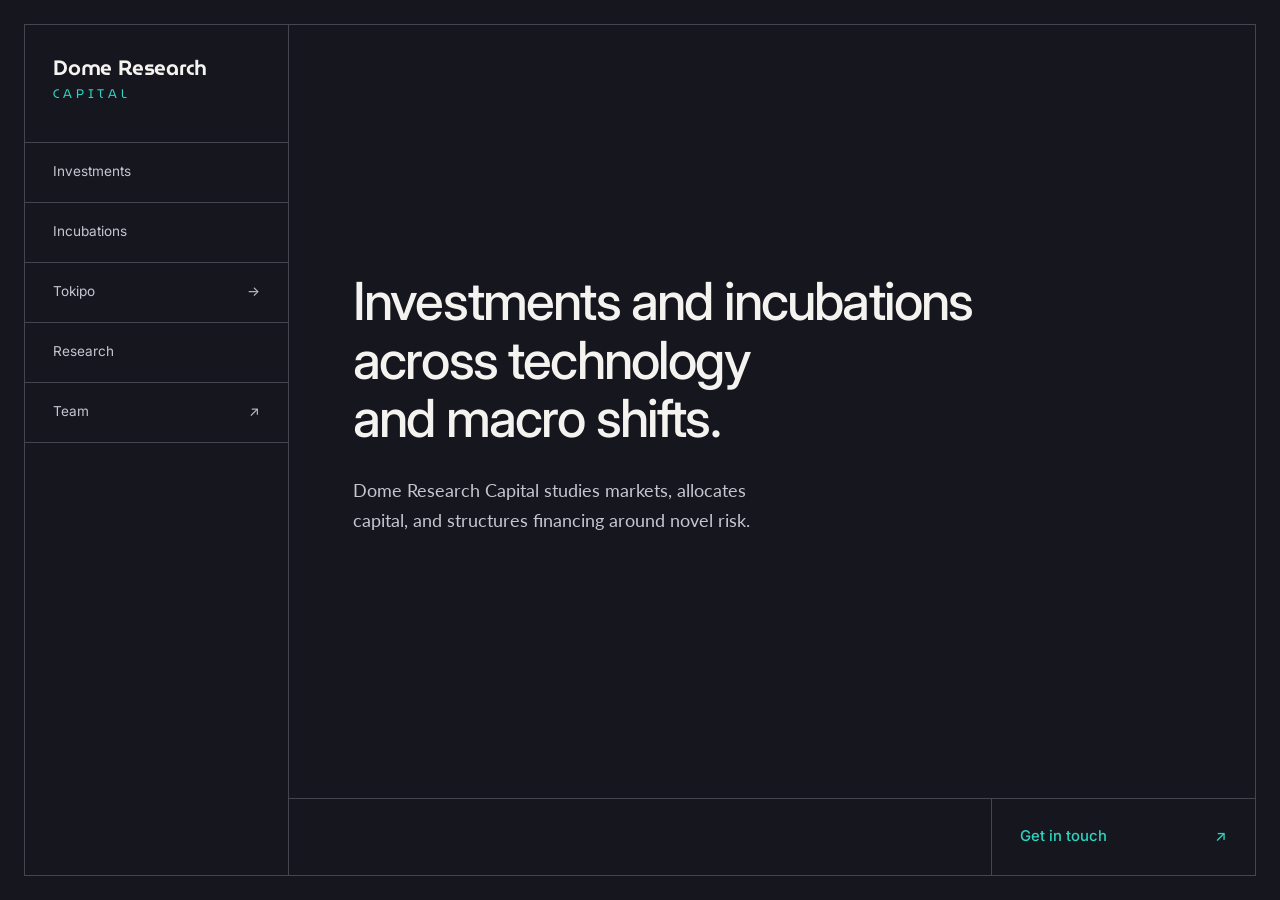
<file: index.html>
<!doctype html>
<html lang="en">
  <head>
    <meta charset="utf-8">
    <meta name="viewport" content="width=device-width, initial-scale=1">
    <title>Dome Research</title>
    <meta name="description" content="Dome Research Capital — research-led investing across private and public markets.">
    <link rel="icon" type="image/png" href="favicon.png">
    <link rel="apple-touch-icon" href="favicon.png">
    <link rel="preconnect" href="https://fonts.googleapis.com">
    <link rel="preconnect" href="https://fonts.gstatic.com" crossorigin>
    <link href="https://fonts.googleapis.com/css2?family=Inter:wght@400;500;600;700&family=MuseoModerno:wght@500;600;700&family=Lato:wght@300;400;700&display=swap" rel="stylesheet">
    <link rel="stylesheet" href="styles.css">
  </head>
  <body class="home">
    <div class="layout">
      <!-- Left sidebar -->
      <aside class="sidebar">
        <a class="brand" href="#top">
          <span class="brand-mark">Dome Research</span>
          <span class="brand-sub">Capital</span>
        </a>

        <nav class="side-nav" aria-label="Main navigation">
          <span class="nav-label">Investments</span>
          <span class="nav-label">Incubations</span>
          <a href="tokipo/">
            <span>Tokipo</span>
            <span aria-hidden="true">→</span>
          </a>
          <span class="nav-label">Research</span>
          <a href="https://www.linkedin.com/in/arjun-dhillon-b4ba3a5a/" target="_blank" rel="noopener noreferrer">
            <span>Team</span>
            <span aria-hidden="true">↗</span>
          </a>
        </nav>

      </aside>

      <!-- Main content -->
      <main class="content" id="top">
        <section class="hero">
          <div class="hero-copy">
            <h1>Investments and incubations across technology and macro shifts.</h1>
            <p class="lede">
              Dome Research Capital studies markets, allocates capital, and structures
              financing around novel risk.
            </p>
          </div>
          <div class="hero-actions">
            <a class="button primary" href="mailto:arjun@domeresearch.xyz">
              <span>Get in touch</span>
              <span aria-hidden="true">↗</span>
            </a>
          </div>
        </section>

        <!-- hidden for now
        <section id="investments" class="block">
          <span class="kicker">Investments</span>
          <div class="invest-grid">
            <article class="invest-item">
              <img class="inv-logo invert" src="assets/logos/etched.png" alt="Etched">
              <h3>Etched <span class="round">Series B</span></h3>
              <p class="invest-desc">Builds transformer-specialized AI chips that run today's largest models far faster and cheaper than general-purpose GPUs.</p>
            </article>
            <article class="invest-item">
              <img class="inv-logo" src="assets/logos/tarsal.png" alt="Tarsal">
              <h3>Tarsal <span class="round">Series A · Acquired by Monad</span></h3>
              <p class="invest-desc">Built no-code data pipelines that move security logs into SIEMs and data lakes; acquired by Monad.</p>
            </article>
            <article class="invest-item">
              <img class="inv-logo invert" src="assets/logos/jupiter.png" alt="Jupiter Disco">
              <h3>Jupiter Disco</h3>
              <p class="invest-desc">A Brooklyn cocktail bar known for inventive drinks and a retro-futurist, music-driven atmosphere.</p>
            </article>
          </div>
        </section>
        -->

        <!-- hidden for now
        <section id="funds" class="block">
          <span class="kicker">Funds</span>
          <h2>Strategies.</h2>
          <div class="card-grid">
            <article class="card">
              <h3>Primary Equities</h3>
              <p>Thesis-driven equity positions in private and public companies.</p>
            </article>
            <article class="card">
              <h3>Credit</h3>
              <p>Structured private-market financing secured by quality collateral.</p>
            </article>
            <article class="card">
              <h3>Opportunities</h3>
              <p>Special situations and dislocations across the capital structure.</p>
            </article>
            <article class="card featured">
              <h3>PECO</h3>
              <p>Bridge financing for private-market equity, secured by the shares it funds.</p>
            </article>
          </div>
        </section>

        <section id="about" class="block">
          <span class="kicker">About Me</span>
          <h2>The firm.</h2>
          <p class="block-lede">
            Dome Research combines independent analysis with hands-on operating support —
            studying markets, allocating capital, and helping build early-stage ideas from
            thesis to launch.
          </p>
          <p class="block-note">— Replace with your bio.</p>
        </section>
        -->
      </main>
    </div>
  </body>
</html>
</file>
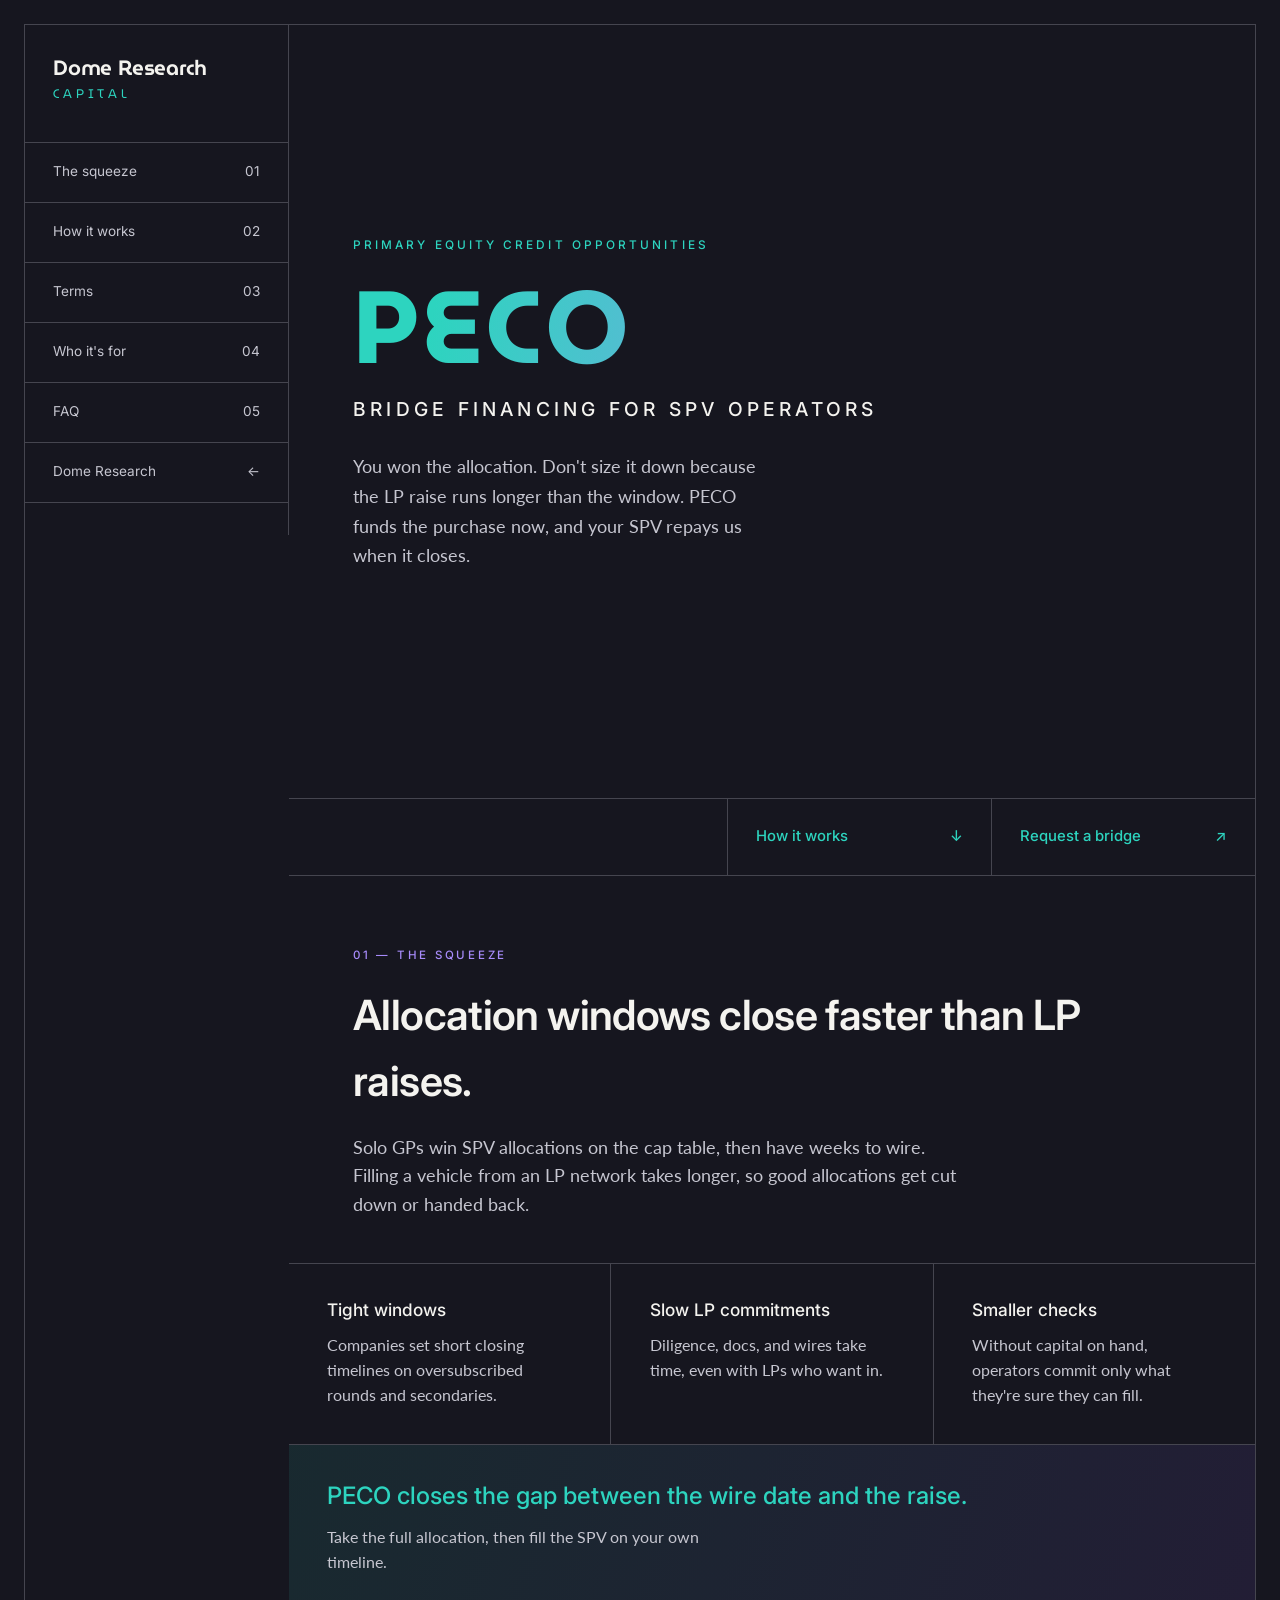
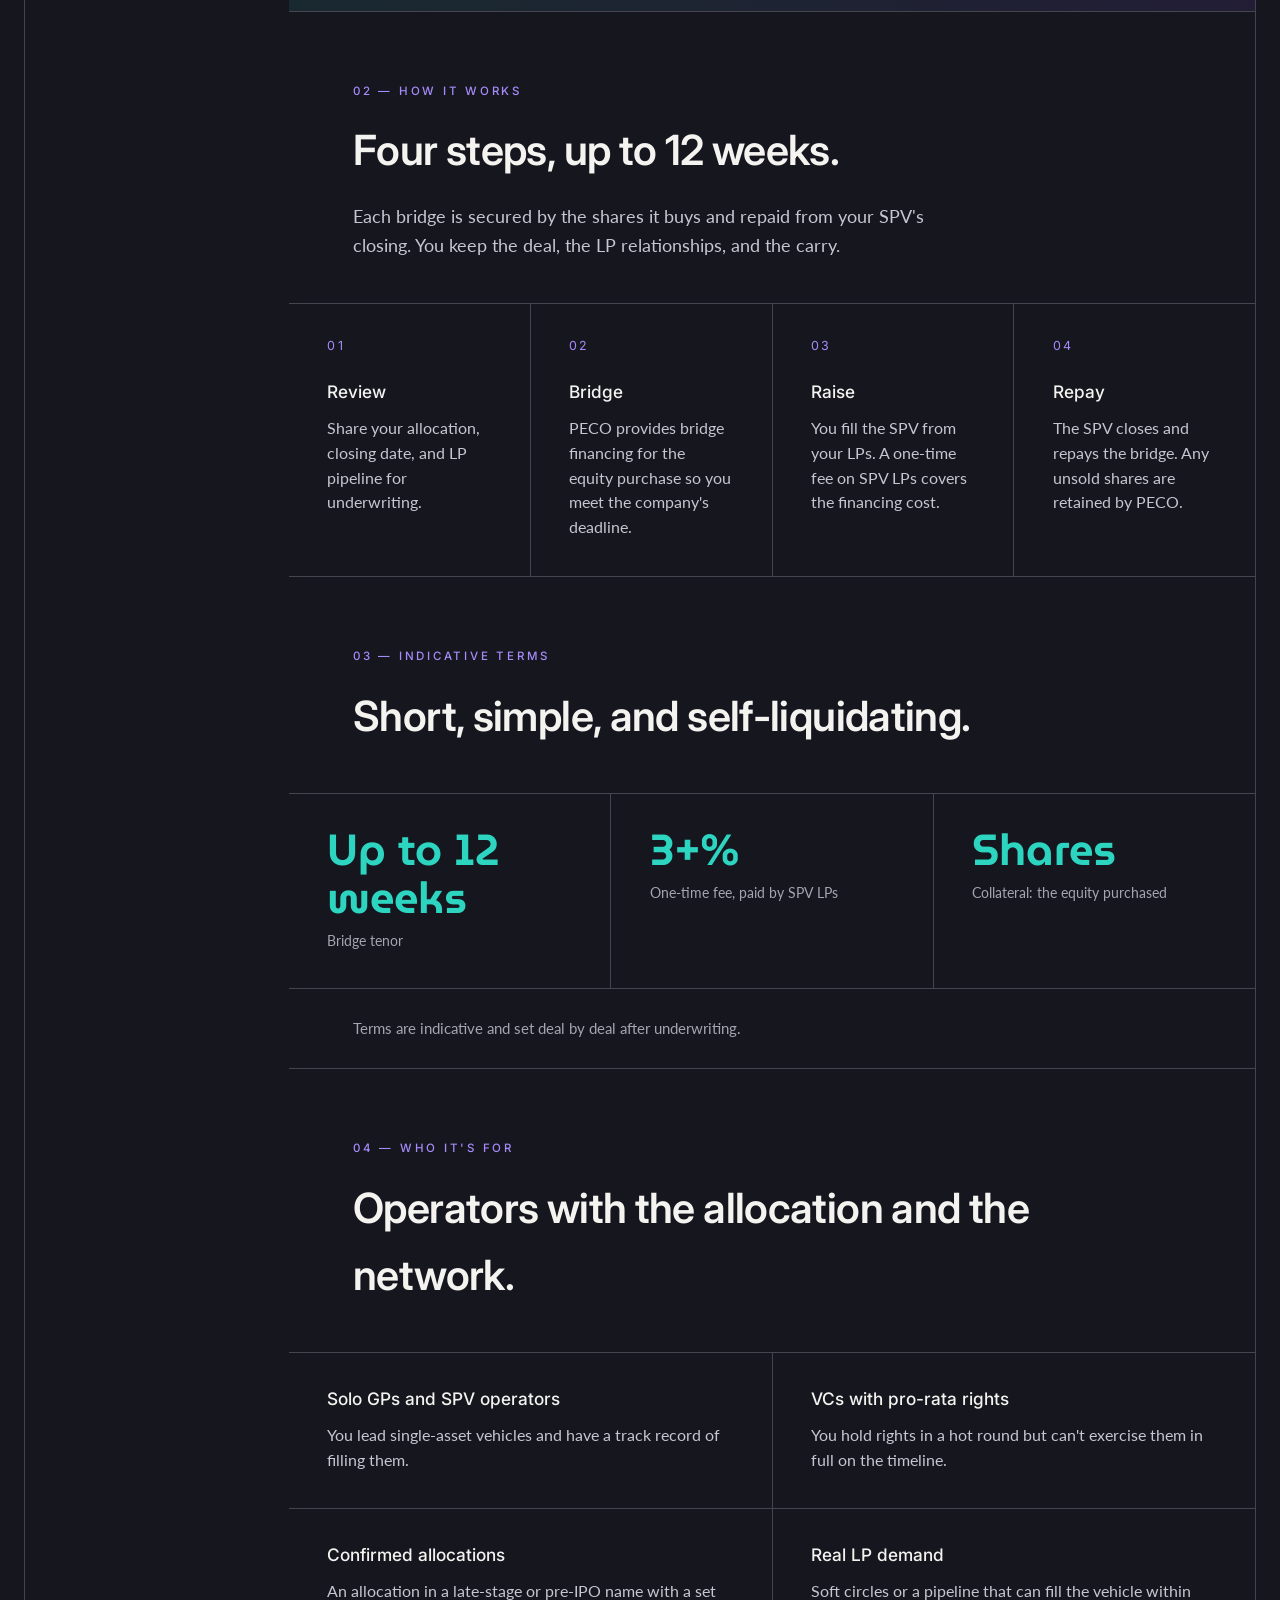
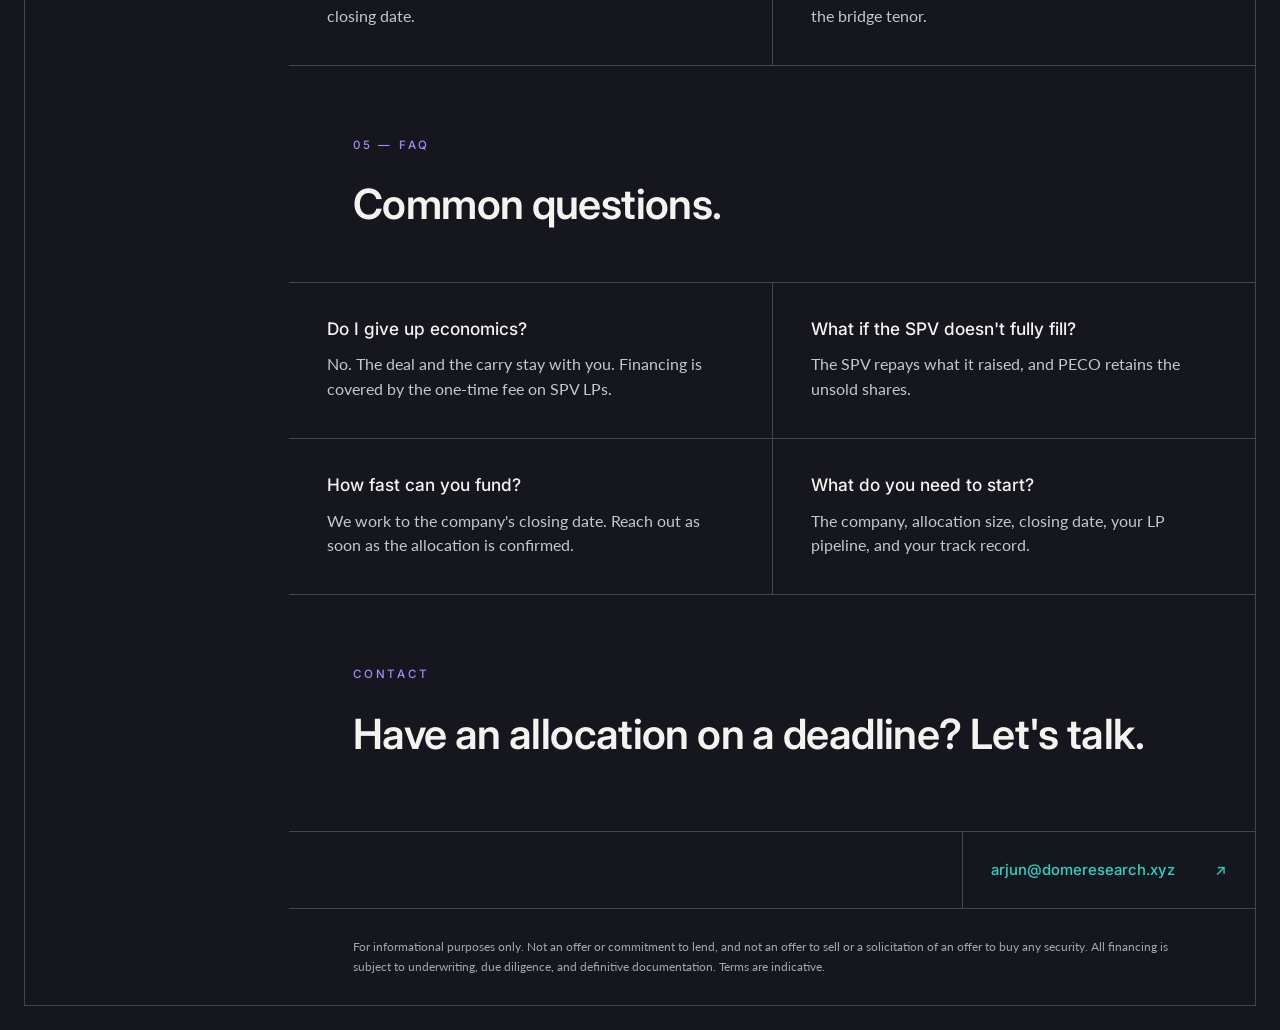
<file: peco/index.html>
<!doctype html>
<html lang="en">
  <head>
    <meta charset="utf-8">
    <meta name="viewport" content="width=device-width, initial-scale=1">
    <title>PECO — Bridge Financing for SPV Operators | Dome Research</title>
    <meta name="description" content="PECO by Dome Research Capital — short bridge loans that let solo GPs and SPV operators take their full pre-IPO allocation before the LP raise closes.">
    <link rel="icon" type="image/png" href="../favicon.png">
    <link rel="apple-touch-icon" href="../favicon.png">
    <link rel="preconnect" href="https://fonts.googleapis.com">
    <link rel="preconnect" href="https://fonts.gstatic.com" crossorigin>
    <link href="https://fonts.googleapis.com/css2?family=Inter:wght@400;500;600;700&family=MuseoModerno:wght@500;600;700&family=Lato:wght@300;400;700&display=swap" rel="stylesheet">
    <link rel="stylesheet" href="../styles.css">
    <link rel="stylesheet" href="../tokipo/tokipo.css">
  </head>
  <body class="home tokipo">
    <div class="layout">
      <aside class="sidebar">
        <a class="brand" href="../">
          <span class="brand-mark">Dome Research</span>
          <span class="brand-sub">Capital</span>
        </a>

        <nav class="side-nav" aria-label="PECO sections">
          <a href="#problem"><span>The squeeze</span><span aria-hidden="true">01</span></a>
          <a href="#how"><span>How it works</span><span aria-hidden="true">02</span></a>
          <a href="#terms"><span>Terms</span><span aria-hidden="true">03</span></a>
          <a href="#fit"><span>Who it's for</span><span aria-hidden="true">04</span></a>
          <a href="#faq"><span>FAQ</span><span aria-hidden="true">05</span></a>
          <a href="../"><span>Dome Research</span><span aria-hidden="true">←</span></a>
        </nav>
      </aside>

      <main class="content" id="top">
        <section class="hero">
          <div class="hero-copy">
            <p class="eyebrow">Primary Equity Credit Opportunities</p>
            <h1 class="tk-wordmark">PECO</h1>
            <p class="tk-tagline">Bridge financing for SPV operators</p>
            <p class="lede">
              You won the allocation. Don't size it down because the LP raise runs
              longer than the window. PECO funds the purchase now, and your SPV repays
              us when it closes.
            </p>
          </div>
          <div class="hero-actions">
            <a class="button" href="#how"><span>How it works</span><span aria-hidden="true">↓</span></a>
            <a class="button" href="mailto:arjun@domeresearch.xyz?subject=PECO%20bridge%20inquiry"><span>Request a bridge</span><span aria-hidden="true">↗</span></a>
          </div>
        </section>

        <!-- 01 Problem -->
        <section id="problem" class="tk-section">
          <header class="tk-head">
            <span class="kicker">01 — The squeeze</span>
            <h2>Allocation windows close faster than LP raises.</h2>
            <p class="block-lede">
              Solo GPs win SPV allocations on the cap table, then have weeks to wire.
              Filling a vehicle from an LP network takes longer, so good allocations get
              cut down or handed back.
            </p>
          </header>
          <div class="tk-grid cols-3">
            <article class="tk-cell">
              <h3>Tight windows</h3>
              <p>Companies set short closing timelines on oversubscribed rounds and secondaries.</p>
            </article>
            <article class="tk-cell">
              <h3>Slow LP commitments</h3>
              <p>Diligence, docs, and wires take time, even with LPs who want in.</p>
            </article>
            <article class="tk-cell">
              <h3>Smaller checks</h3>
              <p>Without capital on hand, operators commit only what they're sure they can fill.</p>
            </article>
            <article class="tk-cell featured">
              <h3>PECO closes the gap between the wire date and the raise.</h3>
              <p>Take the full allocation, then fill the SPV on your own timeline.</p>
            </article>
          </div>
        </section>

        <!-- 02 How it works -->
        <section id="how" class="tk-section">
          <header class="tk-head">
            <span class="kicker">02 — How it works</span>
            <h2>Four steps, up to 12 weeks.</h2>
            <p class="block-lede">
              Each bridge is secured by the shares it buys and repaid from your SPV's
              closing. You keep the deal, the LP relationships, and the carry.
            </p>
          </header>
          <ol class="tk-grid cols-4 tk-steps">
            <li class="tk-cell">
              <span class="tk-step">01</span>
              <h3>Review</h3>
              <p>Share your allocation, closing date, and LP pipeline for underwriting.</p>
            </li>
            <li class="tk-cell">
              <span class="tk-step">02</span>
              <h3>Bridge</h3>
              <p>PECO provides bridge financing for the equity purchase so you meet the company's deadline.</p>
            </li>
            <li class="tk-cell">
              <span class="tk-step">03</span>
              <h3>Raise</h3>
              <p>You fill the SPV from your LPs. A one-time fee on SPV LPs covers the financing cost.</p>
            </li>
            <li class="tk-cell">
              <span class="tk-step">04</span>
              <h3>Repay</h3>
              <p>The SPV closes and repays the bridge. Any unsold shares are retained by PECO.</p>
            </li>
          </ol>
        </section>

        <!-- 03 Terms -->
        <section id="terms" class="tk-section">
          <header class="tk-head">
            <span class="kicker">03 — Indicative terms</span>
            <h2>Short, simple, and self-liquidating.</h2>
          </header>
          <div class="tk-grid cols-3 tk-stats">
            <div class="tk-cell"><span class="tk-num">Up to 12 weeks</span><span class="tk-label">Bridge tenor</span></div>
            <div class="tk-cell"><span class="tk-num">3+%</span><span class="tk-label">One-time fee, paid by SPV LPs</span></div>
            <div class="tk-cell"><span class="tk-num">Shares</span><span class="tk-label">Collateral: the equity purchased</span></div>
          </div>
          <p class="tk-note">
            Terms are indicative and set deal by deal after underwriting.
          </p>
        </section>

        <!-- 04 Fit -->
        <section id="fit" class="tk-section">
          <header class="tk-head">
            <span class="kicker">04 — Who it's for</span>
            <h2>Operators with the allocation and the network.</h2>
          </header>
          <div class="tk-grid cols-2">
            <article class="tk-cell">
              <h3>Solo GPs and SPV operators</h3>
              <p>You lead single-asset vehicles and have a track record of filling them.</p>
            </article>
            <article class="tk-cell">
              <h3>VCs with pro-rata rights</h3>
              <p>You hold rights in a hot round but can't exercise them in full on the timeline.</p>
            </article>
            <article class="tk-cell">
              <h3>Confirmed allocations</h3>
              <p>An allocation in a late-stage or pre-IPO name with a set closing date.</p>
            </article>
            <article class="tk-cell">
              <h3>Real LP demand</h3>
              <p>Soft circles or a pipeline that can fill the vehicle within the bridge tenor.</p>
            </article>
          </div>
        </section>

        <!-- 05 FAQ -->
        <section id="faq" class="tk-section">
          <header class="tk-head">
            <span class="kicker">05 — FAQ</span>
            <h2>Common questions.</h2>
          </header>
          <div class="tk-grid cols-2">
            <article class="tk-cell">
              <h3>Do I give up economics?</h3>
              <p>No. The deal and the carry stay with you. Financing is covered by the one-time fee on SPV LPs.</p>
            </article>
            <article class="tk-cell">
              <h3>What if the SPV doesn't fully fill?</h3>
              <p>The SPV repays what it raised, and PECO retains the unsold shares.</p>
            </article>
            <article class="tk-cell">
              <h3>How fast can you fund?</h3>
              <p>We work to the company's closing date. Reach out as soon as the allocation is confirmed.</p>
            </article>
            <article class="tk-cell">
              <h3>What do you need to start?</h3>
              <p>The company, allocation size, closing date, your LP pipeline, and your track record.</p>
            </article>
          </div>
        </section>

        <!-- Contact -->
        <section class="tk-section tk-close">
          <header class="tk-head">
            <span class="kicker">Contact</span>
            <h2>Have an allocation on a deadline? Let's talk.</h2>
          </header>
          <div class="hero-actions">
            <a class="button" href="mailto:arjun@domeresearch.xyz?subject=PECO%20bridge%20inquiry"><span>arjun@domeresearch.xyz</span><span aria-hidden="true">↗</span></a>
          </div>
        </section>

        <footer class="tk-foot">
          For informational purposes only. Not an offer or commitment to lend, and not an offer
          to sell or a solicitation of an offer to buy any security. All financing is subject to
          underwriting, due diligence, and definitive documentation. Terms are indicative.
        </footer>
      </main>
    </div>
  </body>
</html>
</file>
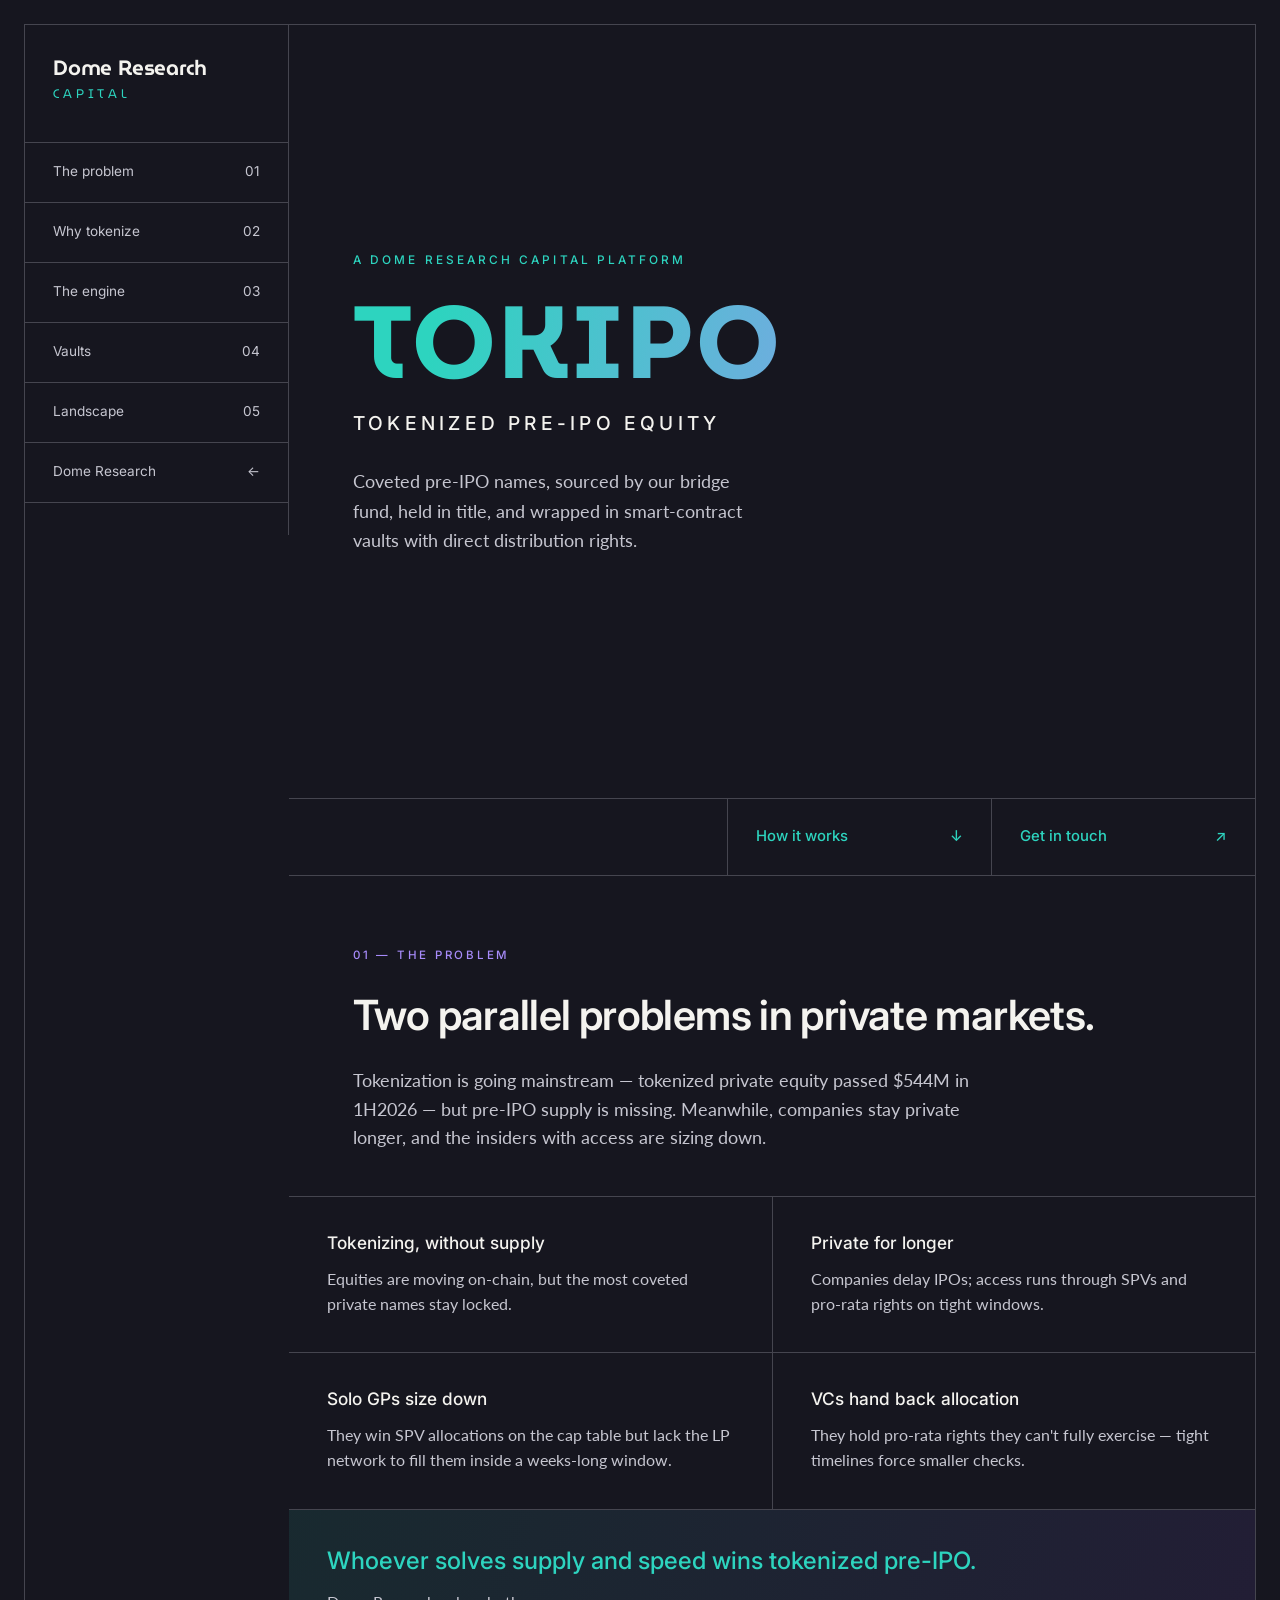
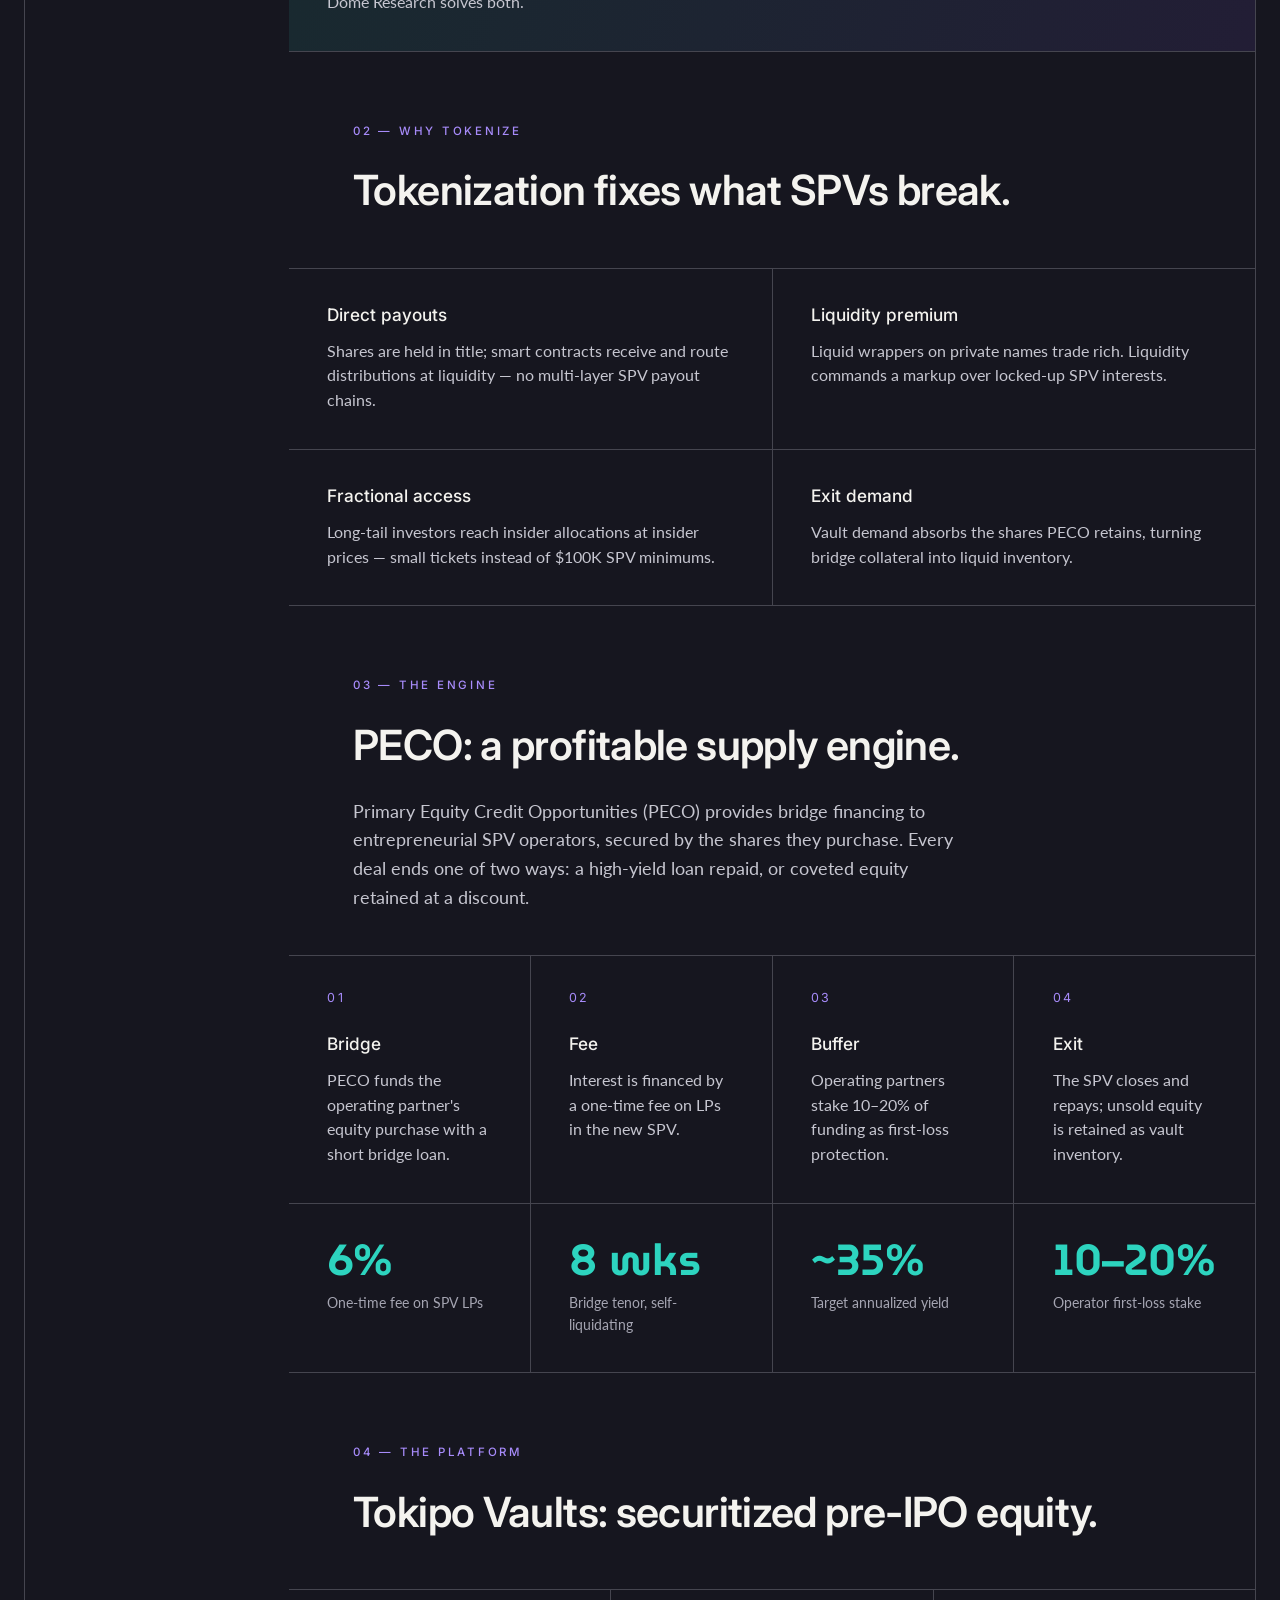
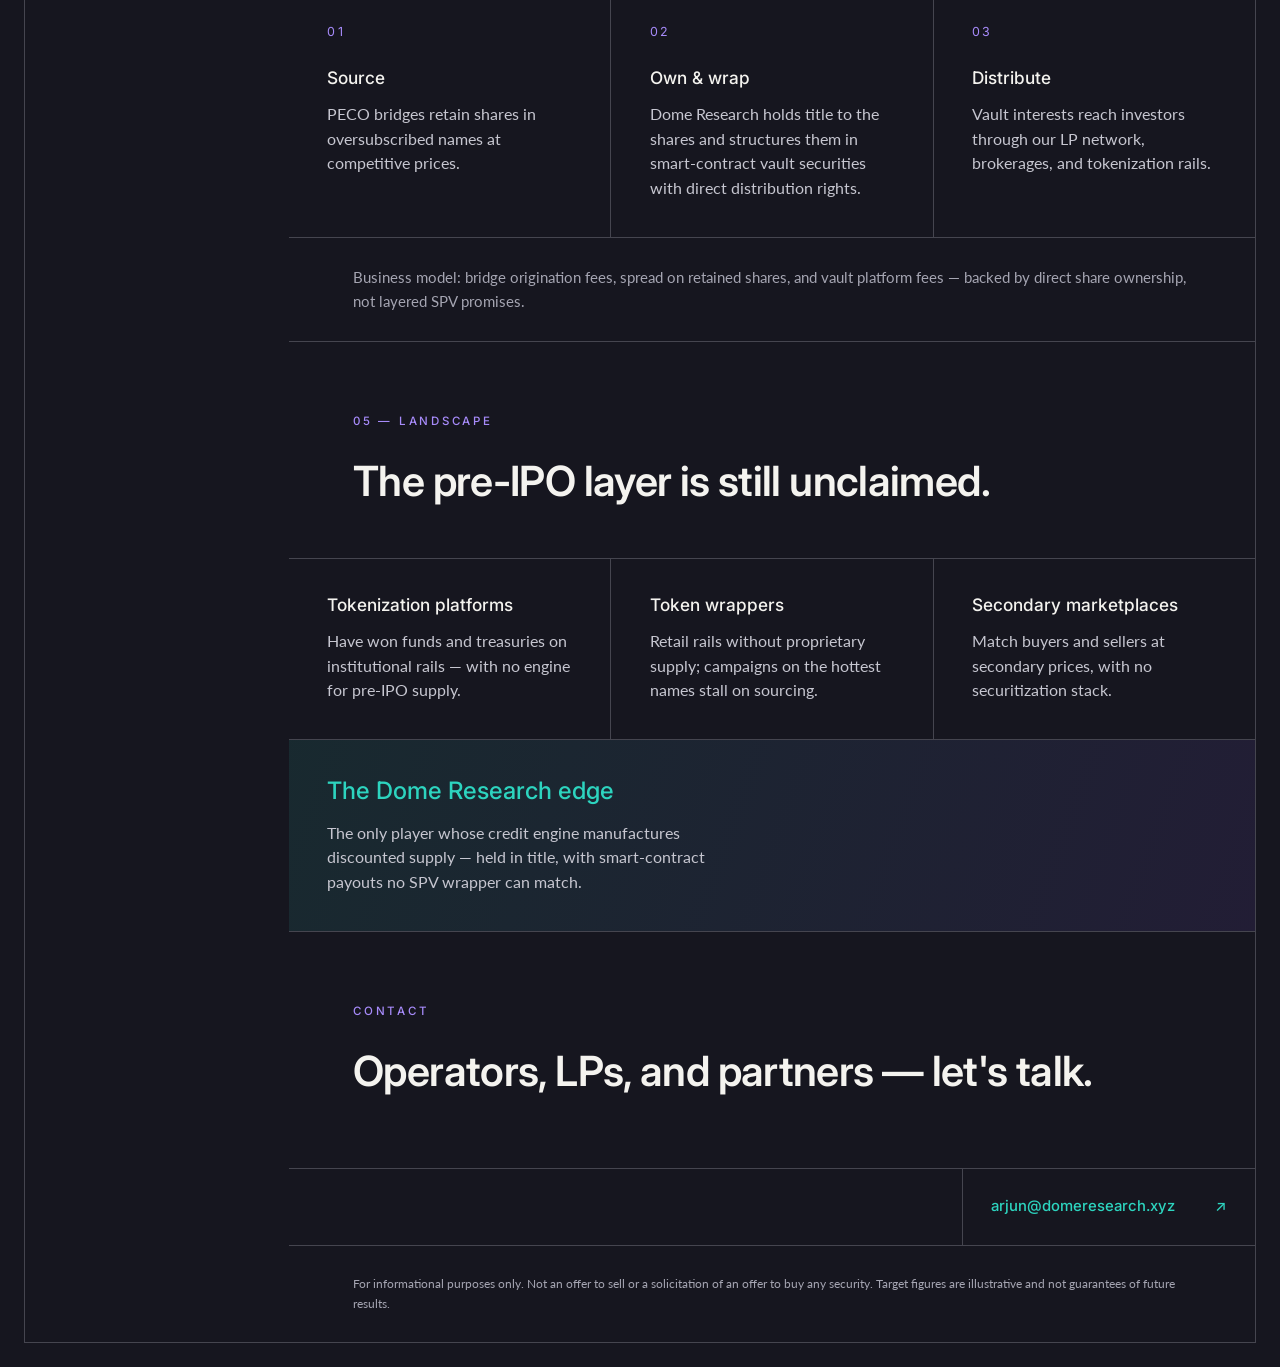
<file: tokipo/index.html>
<!doctype html>
<html lang="en">
  <head>
    <meta charset="utf-8">
    <meta name="viewport" content="width=device-width, initial-scale=1">
    <title>Tokipo — Tokenized Pre-IPO Equity | Dome Research</title>
    <meta name="description" content="Tokipo by Dome Research Capital — tokenized pre-IPO equity in coveted private names, sourced by our PECO bridge fund and held in title.">
    <link rel="icon" type="image/png" href="../favicon.png">
    <link rel="apple-touch-icon" href="../favicon.png">
    <link rel="preconnect" href="https://fonts.googleapis.com">
    <link rel="preconnect" href="https://fonts.gstatic.com" crossorigin>
    <link href="https://fonts.googleapis.com/css2?family=Inter:wght@400;500;600;700&family=MuseoModerno:wght@500;600;700&family=Lato:wght@300;400;700&display=swap" rel="stylesheet">
    <link rel="stylesheet" href="../styles.css">
    <link rel="stylesheet" href="tokipo.css">
  </head>
  <body class="home tokipo">
    <div class="layout">
      <aside class="sidebar">
        <a class="brand" href="../">
          <span class="brand-mark">Dome Research</span>
          <span class="brand-sub">Capital</span>
        </a>

        <nav class="side-nav" aria-label="Tokipo sections">
          <a href="#problem"><span>The problem</span><span aria-hidden="true">01</span></a>
          <a href="#why"><span>Why tokenize</span><span aria-hidden="true">02</span></a>
          <a href="#engine"><span>The engine</span><span aria-hidden="true">03</span></a>
          <a href="#vaults"><span>Vaults</span><span aria-hidden="true">04</span></a>
          <a href="#landscape"><span>Landscape</span><span aria-hidden="true">05</span></a>
          <a href="../"><span>Dome Research</span><span aria-hidden="true">←</span></a>
        </nav>
      </aside>

      <main class="content" id="top">
        <section class="hero">
          <div class="hero-copy">
            <p class="eyebrow">A Dome Research Capital platform</p>
            <h1 class="tk-wordmark">TOKIPO</h1>
            <p class="tk-tagline">Tokenized pre-IPO equity</p>
            <p class="lede">
              Coveted pre-IPO names, sourced by our bridge fund, held in title,
              and wrapped in smart-contract vaults with direct distribution rights.
            </p>
          </div>
          <div class="hero-actions">
            <a class="button" href="#problem"><span>How it works</span><span aria-hidden="true">↓</span></a>
            <a class="button" href="mailto:arjun@domeresearch.xyz?subject=Tokipo"><span>Get in touch</span><span aria-hidden="true">↗</span></a>
          </div>
        </section>

        <!-- 01 Problem -->
        <section id="problem" class="tk-section">
          <header class="tk-head">
            <span class="kicker">01 — The problem</span>
            <h2>Two parallel problems in private markets.</h2>
            <p class="block-lede">
              Tokenization is going mainstream — tokenized private equity passed $544M in
              1H2026 — but pre-IPO supply is missing. Meanwhile, companies stay private
              longer, and the insiders with access are sizing down.
            </p>
          </header>
          <div class="tk-grid cols-2">
            <article class="tk-cell">
              <h3>Tokenizing, without supply</h3>
              <p>Equities are moving on-chain, but the most coveted private names stay locked.</p>
            </article>
            <article class="tk-cell">
              <h3>Private for longer</h3>
              <p>Companies delay IPOs; access runs through SPVs and pro-rata rights on tight windows.</p>
            </article>
            <article class="tk-cell">
              <h3>Solo GPs size down</h3>
              <p>They win SPV allocations on the cap table but lack the LP network to fill them inside a weeks-long window.</p>
            </article>
            <article class="tk-cell">
              <h3>VCs hand back allocation</h3>
              <p>They hold pro-rata rights they can't fully exercise — tight timelines force smaller checks.</p>
            </article>
            <article class="tk-cell featured">
              <h3>Whoever solves supply and speed wins tokenized pre-IPO.</h3>
              <p>Dome Research solves both.</p>
            </article>
          </div>
        </section>

        <!-- 02 Why tokenize -->
        <section id="why" class="tk-section">
          <header class="tk-head">
            <span class="kicker">02 — Why tokenize</span>
            <h2>Tokenization fixes what SPVs break.</h2>
          </header>
          <div class="tk-grid cols-2">
            <article class="tk-cell">
              <h3>Direct payouts</h3>
              <p>Shares are held in title; smart contracts receive and route distributions at liquidity — no multi-layer SPV payout chains.</p>
            </article>
            <article class="tk-cell">
              <h3>Liquidity premium</h3>
              <p>Liquid wrappers on private names trade rich. Liquidity commands a markup over locked-up SPV interests.</p>
            </article>
            <article class="tk-cell">
              <h3>Fractional access</h3>
              <p>Long-tail investors reach insider allocations at insider prices — small tickets instead of $100K SPV minimums.</p>
            </article>
            <article class="tk-cell">
              <h3>Exit demand</h3>
              <p>Vault demand absorbs the shares PECO retains, turning bridge collateral into liquid inventory.</p>
            </article>
          </div>
        </section>

        <!-- 03 Engine -->
        <section id="engine" class="tk-section">
          <header class="tk-head">
            <span class="kicker">03 — The engine</span>
            <h2>PECO: a profitable supply engine.</h2>
            <p class="block-lede">
              Primary Equity Credit Opportunities (PECO) provides bridge financing to
              entrepreneurial SPV operators, secured by the shares they purchase. Every
              deal ends one of two ways: a high-yield loan repaid, or coveted equity
              retained at a discount.
            </p>
          </header>
          <ol class="tk-grid cols-4 tk-steps">
            <li class="tk-cell">
              <span class="tk-step">01</span>
              <h3>Bridge</h3>
              <p>PECO funds the operating partner's equity purchase with a short bridge loan.</p>
            </li>
            <li class="tk-cell">
              <span class="tk-step">02</span>
              <h3>Fee</h3>
              <p>Interest is financed by a one-time fee on LPs in the new SPV.</p>
            </li>
            <li class="tk-cell">
              <span class="tk-step">03</span>
              <h3>Buffer</h3>
              <p>Operating partners stake 10–20% of funding as first-loss protection.</p>
            </li>
            <li class="tk-cell">
              <span class="tk-step">04</span>
              <h3>Exit</h3>
              <p>The SPV closes and repays; unsold equity is retained as vault inventory.</p>
            </li>
          </ol>
          <div class="tk-grid cols-4 tk-stats">
            <div class="tk-cell"><span class="tk-num">6%</span><span class="tk-label">One-time fee on SPV LPs</span></div>
            <div class="tk-cell"><span class="tk-num">8 wks</span><span class="tk-label">Bridge tenor, self-liquidating</span></div>
            <div class="tk-cell"><span class="tk-num">~35%</span><span class="tk-label">Target annualized yield</span></div>
            <div class="tk-cell"><span class="tk-num">10–20%</span><span class="tk-label">Operator first-loss stake</span></div>
          </div>
        </section>

        <!-- 04 Vaults -->
        <section id="vaults" class="tk-section">
          <header class="tk-head">
            <span class="kicker">04 — The platform</span>
            <h2>Tokipo Vaults: securitized pre-IPO equity.</h2>
          </header>
          <ol class="tk-grid cols-3 tk-steps">
            <li class="tk-cell">
              <span class="tk-step">01</span>
              <h3>Source</h3>
              <p>PECO bridges retain shares in oversubscribed names at competitive prices.</p>
            </li>
            <li class="tk-cell">
              <span class="tk-step">02</span>
              <h3>Own &amp; wrap</h3>
              <p>Dome Research holds title to the shares and structures them in smart-contract vault securities with direct distribution rights.</p>
            </li>
            <li class="tk-cell">
              <span class="tk-step">03</span>
              <h3>Distribute</h3>
              <p>Vault interests reach investors through our LP network, brokerages, and tokenization rails.</p>
            </li>
          </ol>
          <p class="tk-note">
            Business model: bridge origination fees, spread on retained shares, and vault
            platform fees — backed by direct share ownership, not layered SPV promises.
          </p>
        </section>

        <!-- 05 Landscape -->
        <section id="landscape" class="tk-section">
          <header class="tk-head">
            <span class="kicker">05 — Landscape</span>
            <h2>The pre-IPO layer is still unclaimed.</h2>
          </header>
          <div class="tk-grid cols-3">
            <article class="tk-cell">
              <h3>Tokenization platforms</h3>
              <p>Have won funds and treasuries on institutional rails — with no engine for pre-IPO supply.</p>
            </article>
            <article class="tk-cell">
              <h3>Token wrappers</h3>
              <p>Retail rails without proprietary supply; campaigns on the hottest names stall on sourcing.</p>
            </article>
            <article class="tk-cell">
              <h3>Secondary marketplaces</h3>
              <p>Match buyers and sellers at secondary prices, with no securitization stack.</p>
            </article>
            <article class="tk-cell featured">
              <h3>The Dome Research edge</h3>
              <p>The only player whose credit engine manufactures discounted supply — held in title, with smart-contract payouts no SPV wrapper can match.</p>
            </article>
          </div>
        </section>

        <!-- Contact -->
        <section class="tk-section tk-close">
          <header class="tk-head">
            <span class="kicker">Contact</span>
            <h2>Operators, LPs, and partners — let's talk.</h2>
          </header>
          <div class="hero-actions">
            <a class="button" href="mailto:arjun@domeresearch.xyz?subject=Tokipo"><span>arjun@domeresearch.xyz</span><span aria-hidden="true">↗</span></a>
          </div>
        </section>

        <footer class="tk-foot">
          For informational purposes only. Not an offer to sell or a solicitation of an offer
          to buy any security. Target figures are illustrative and not guarantees of future results.
        </footer>
      </main>
    </div>
  </body>
</html>
</file>
<file: styles.css>
/* Dome Research — design system from the PECO LP deck */
:root {
  --bg:        #16161F;
  --bg-deep:   #0A0A12;
  --panel:     #1C1C28;
  --panel-2:   #2C2C3C;
  --teal:      #2DD4BF;
  --teal-soft: #5EEAD4;
  --violet:    #8B5CF6;
  --violet-soft:#A78BFA;
  --text:      #FFFFFF;
  --text-soft: #D8D8E4;
  --muted:     #7C7C92;
  --line:      rgba(255,255,255,0.08);

  --font-head: 'Inter', system-ui, sans-serif;
  --font-body: 'Lato', system-ui, sans-serif;
  --font-brand: 'MuseoModerno', system-ui, sans-serif;

  --sidebar-w: 264px;
}

* { box-sizing: border-box; margin: 0; padding: 0; }

html { scroll-behavior: smooth; }

body {
  font-family: var(--font-body);
  color: var(--text-soft);
  background: var(--bg);
  -webkit-font-smoothing: antialiased;
  line-height: 1.6;
}

a { color: inherit; text-decoration: none; }

.layout { display: flex; min-height: 100vh; }

/* ---------- Sidebar ---------- */
.sidebar {
  position: fixed;
  inset: 0 auto 0 0;
  width: var(--sidebar-w);
  background: var(--bg-deep);
  border-right: 1px solid var(--line);
  padding: 40px 32px;
  display: flex;
  flex-direction: column;
  z-index: 10;
}

.brand { display: flex; flex-direction: column; line-height: 1.1; }
.brand-logo {
  display: block;
  height: 30px;
  width: auto;
  max-width: 100%;
  object-fit: contain;
  flex: 0 0 auto;
  align-self: flex-start;
  margin-bottom: 18px;
  opacity: 0.96;
}
.brand-mark {
  font-family: var(--font-brand);
  font-weight: 600;
  font-size: 1.35rem;
  letter-spacing: -0.01em;
  color: var(--text);
}
.brand-sub {
  font-family: var(--font-brand);
  font-weight: 400;
  font-size: 0.78rem;
  letter-spacing: 0.32em;
  text-transform: uppercase;
  color: var(--teal);
  margin-top: 6px;
}

.side-nav {
  margin-top: 56px;
  display: flex;
  flex-direction: column;
  gap: 4px;
}
.side-nav a {
  font-family: var(--font-head);
  font-weight: 500;
  font-size: 1.02rem;
  color: var(--muted);
  padding: 10px 14px;
  border-radius: 9px;
  border: 1px solid transparent;
  transition: color .18s ease, background .18s ease, border-color .18s ease;
}
.side-nav a:hover {
  color: var(--text);
  background: var(--panel);
  border-color: var(--line);
}

.sidebar-foot {
  margin-top: auto;
  display: flex;
  flex-direction: column;
  gap: 6px;
  font-size: 0.82rem;
  color: var(--muted);
}
.sidebar-foot a { color: var(--text-soft); }
.sidebar-foot a:hover { color: var(--teal); }

/* ---------- Main content ---------- */
.content {
  margin-left: var(--sidebar-w);
  flex: 1;
  padding: 0 8vw;
  background:
    radial-gradient(900px 500px at 85% -10%, rgba(139,92,246,0.16), transparent 60%),
    radial-gradient(800px 480px at 0% 30%, rgba(45,212,191,0.10), transparent 55%);
}

.hero {
  min-height: 100vh;
  display: flex;
  flex-direction: column;
  justify-content: center;
  max-width: 760px;
}
.eyebrow {
  font-family: var(--font-head);
  font-weight: 500;
  text-transform: uppercase;
  letter-spacing: 0.26em;
  font-size: 0.74rem;
  color: var(--teal);
  margin-bottom: 22px;
}
h1 {
  font-family: var(--font-head);
  font-weight: 600;
  font-size: clamp(2.4rem, 5.2vw, 4.1rem);
  line-height: 1.05;
  letter-spacing: -0.02em;
  color: var(--text);
}
.lede {
  margin-top: 26px;
  font-size: 1.18rem;
  font-weight: 300;
  max-width: 540px;
  color: var(--text-soft);
}
.hero-actions { margin-top: 38px; display: flex; gap: 14px; flex-wrap: wrap; }

.button {
  font-family: var(--font-head);
  font-weight: 500;
  font-size: 0.95rem;
  padding: 13px 26px;
  border-radius: 10px;
  border: 1px solid transparent;
  transition: transform .15s ease, background .18s ease, border-color .18s ease;
  display: inline-block;
}
.button:hover { transform: translateY(-2px); }
.button.primary { background: var(--teal); color: var(--bg-deep); font-weight: 600; }
.button.primary:hover { background: var(--teal-soft); }
.button.ghost { border-color: var(--line); color: var(--text); }
.button.ghost:hover { border-color: var(--teal); color: var(--teal); }

/* ---------- Content blocks ---------- */
.block {
  padding: 96px 0;
  border-top: 1px solid var(--line);
  max-width: 860px;
}
.kicker {
  font-family: var(--font-head);
  font-weight: 500;
  text-transform: uppercase;
  letter-spacing: 0.24em;
  font-size: 0.72rem;
  color: var(--violet-soft);
}
h2 {
  font-family: var(--font-head);
  font-weight: 600;
  font-size: clamp(1.8rem, 3.4vw, 2.6rem);
  letter-spacing: -0.015em;
  color: var(--text);
  margin: 16px 0 0;
}
.block-lede { margin-top: 18px; font-size: 1.12rem; font-weight: 300; max-width: 600px; }
.block-note { margin-top: 14px; font-size: 0.86rem; color: var(--muted); font-style: italic; }

.card-grid {
  margin-top: 36px;
  display: grid;
  grid-template-columns: repeat(2, 1fr);
  gap: 18px;
}
.card {
  background: var(--panel);
  border: 1px solid var(--line);
  border-radius: 14px;
  padding: 26px;
  transition: transform .16s ease, border-color .18s ease;
}
.card:hover { transform: translateY(-3px); border-color: rgba(45,212,191,0.4); }
.card h3 {
  font-family: var(--font-head);
  font-weight: 600;
  font-size: 1.18rem;
  color: var(--text);
  margin-bottom: 10px;
}
.card p { font-size: 0.98rem; color: var(--text-soft); }
.card.featured {
  background: linear-gradient(150deg, rgba(45,212,191,0.12), rgba(139,92,246,0.12));
  border-color: rgba(45,212,191,0.3);
  grid-column: 1 / -1;
}

/* ---------- Investments ---------- */
.invest-grid {
  margin-top: 44px;
  display: grid;
  grid-template-columns: repeat(3, 1fr);
  gap: 48px;
}
.invest-item { display: flex; flex-direction: column; align-items: flex-start; gap: 16px; }
.inv-logo {
  height: 44px;
  width: auto;
  opacity: 0.95;
}
.inv-logo.invert { filter: invert(1); }
.invest-item h3 {
  font-family: var(--font-head);
  font-weight: 600;
  font-size: 1.1rem;
  color: var(--text);
  display: flex;
  flex-direction: column;
  gap: 4px;
}
.invest-item .round {
  font-family: var(--font-body);
  font-weight: 400;
  font-size: 0.78rem;
  letter-spacing: 0.02em;
  color: var(--teal);
}
.invest-desc { font-size: 0.93rem; font-weight: 300; color: var(--text-soft); }

.content-foot {
  border-top: 1px solid var(--line);
  padding: 36px 0;
  display: flex;
  justify-content: space-between;
  flex-wrap: wrap;
  gap: 10px;
  font-size: 0.86rem;
  color: var(--muted);
}
.content-foot a:hover { color: var(--teal); }

/* ---------- Responsive ---------- */
@media (max-width: 860px) {
  .sidebar {
    position: static;
    width: 100%;
    flex-direction: row;
    align-items: center;
    gap: 20px;
    padding: 18px 24px;
    border-right: none;
    border-bottom: 1px solid var(--line);
  }
  .brand { flex-direction: row; align-items: center; gap: 10px; }
  .brand-logo { margin-bottom: 0; height: 22px; }
  .brand-sub { margin-top: 0; }
  .side-nav { margin: 0 0 0 auto; flex-direction: row; gap: 2px; }
  .side-nav a { padding: 8px 12px; font-size: 0.92rem; }
  .sidebar-foot { display: none; }
  .layout { flex-direction: column; }
  .content { margin-left: 0; padding: 0 7vw; }
  .card-grid { grid-template-columns: 1fr; }
  .invest-grid { grid-template-columns: 1fr; gap: 36px; }
}

/* Homepage: a flat, ruled layout with the existing DRC palette. */
.home {
  --line: #45454f;
  --text: #f4f3ef;
  --text-soft: #c6c6d0;
  --muted: #a5a5b2;
}

.home .layout {
  display: grid;
  grid-template-columns: 264px minmax(0, 1fr);
  width: calc(100% - 48px);
  max-width: 1600px;
  min-height: calc(100svh - 48px);
  margin: 24px auto;
  border: 1px solid var(--line);
}

.home .sidebar {
  position: static;
  width: auto;
  padding: 32px 28px;
  background: transparent;
}

.home .brand { gap: 0; }
.home .brand-mark { font-size: 1.3rem; }
.home .brand-sub { margin-top: 8px; }
.home .side-nav {
  display: flex;
  flex-direction: column;
  gap: 0;
  margin: 40px -28px 0;
  border-top: 1px solid var(--line);
}

.home .side-nav .nav-label,
.home .side-nav a {
  display: flex;
  align-items: center;
  justify-content: space-between;
  min-height: 60px;
  padding: 18px 28px;
  border: 0;
  border-bottom: 1px solid var(--line);
  border-radius: 0;
  color: var(--text-soft);
  font-family: var(--font-head);
  font-size: 0.85rem;
  font-weight: 400;
}

.home .side-nav a:hover {
  background: var(--panel);
  color: var(--teal);
}

.home .content {
  min-width: 0;
  margin-left: 0;
  padding: 0;
  background: none;
}

.home .hero {
  display: grid;
  grid-template-columns: minmax(0, 1fr);
  grid-template-rows: 1fr auto;
  justify-content: normal;
  min-height: max(580px, calc(100svh - 50px));
  max-width: none;
}

.home .hero-copy {
  align-self: center;
  padding: 64px clamp(32px, 5vw, 88px) 80px;
}

.home h1 {
  max-width: 21ch;
  font-size: clamp(2.25rem, 4.1vw, 4.3rem);
  font-weight: 500;
  line-height: 1.12;
  letter-spacing: -0.035em;
  text-wrap: balance;
}

.home .lede {
  max-width: 42ch;
  margin-top: 28px;
  font-size: 1.12rem;
  font-weight: 400;
  line-height: 1.65;
}

.home .hero-actions {
  justify-content: flex-end;
  gap: 0;
  margin: 0;
  border-top: 1px solid var(--line);
}

.home .button {
  display: flex;
  justify-content: space-between;
  align-items: center;
  gap: 40px;
  min-width: 264px;
  min-height: 76px;
  padding: 22px 28px;
  border: 0;
  border-left: 1px solid var(--line);
  border-radius: 0;
  background: transparent;
  color: var(--teal);
  font-size: 0.93rem;
  font-weight: 500;
  transition: background .15s ease, color .15s ease;
}

.home .button:hover {
  transform: none;
  background: var(--teal);
  color: var(--bg-deep);
}

.home a:focus-visible {
  outline: 2px solid var(--teal);
  outline-offset: -5px;
}

.home .block { max-width: none; padding: 64px clamp(32px, 5vw, 88px); }
.home .card { border-radius: 0; background: transparent; }
.home .card:hover { transform: none; }

@media (max-width: 860px) {
  .home .layout {
    grid-template-columns: minmax(0, 1fr);
    width: calc(100% - 32px);
    min-height: calc(100svh - 32px);
    margin: 16px auto;
  }
  .home .sidebar {
    flex-direction: column;
    align-items: stretch;
    gap: 0;
    padding: 24px 24px 0;
  }
  .home .side-nav {
    display: grid;
    grid-template-columns: repeat(2, minmax(0, 1fr));
    margin: 24px -24px 0;
  }
  .home .side-nav .nav-label,
  .home .side-nav a { padding: 16px 24px; min-height: 54px; }
  .home .side-nav > :nth-child(odd) { border-right: 1px solid var(--line); }
  .home .side-nav > :nth-last-child(-n+2) { border-bottom: 0; }
  .home .side-nav > :last-child:nth-child(odd) { grid-column: 1 / -1; border-right: 0; }
  .home .side-nav > :nth-last-child(2):nth-child(even) { border-bottom: 1px solid var(--line); }
  .home .brand { flex-direction: column; align-items: flex-start; }
  .home .brand-sub { font-size: 0.7rem; }
  .home .hero { min-height: max(520px, calc(100svh - 135px)); }
  .home .hero-copy { padding: 56px 32px 64px; }
  .home h1 { font-size: clamp(2.1rem, 6vw, 3.4rem); }
  .home .button { min-width: 50%; }
}

@media (max-width: 480px) {
  .home .hero-copy { padding: 44px 24px 52px; }
  .home .lede { font-size: 1rem; margin-top: 24px; }
  .home .button { width: 100%; min-height: 68px; border-left: 0; padding: 20px 24px; }
}

@media (prefers-reduced-motion: reduce) {
  .home { scroll-behavior: auto; }
  .home .button { transition: none; }
}
</file>
<file: tokipo/tokipo.css>
/* Tokipo — extends the flat, ruled homepage layout (body.home) */

.tokipo .tk-wordmark {
  font-family: var(--font-brand);
  font-weight: 700;
  font-size: clamp(3.2rem, 8vw, 6.4rem);
  letter-spacing: 0.04em;
  line-height: 1;
  max-width: none;
  background: linear-gradient(100deg, var(--teal) 10%, var(--violet-soft) 90%);
  -webkit-background-clip: text;
  background-clip: text;
  color: transparent;
}

.tokipo .tk-tagline {
  margin-top: 14px;
  font-family: var(--font-head);
  font-weight: 500;
  font-size: clamp(0.95rem, 1.6vw, 1.2rem);
  letter-spacing: 0.22em;
  text-transform: uppercase;
  color: var(--text);
}

/* Sections */
.tk-section { border-top: 1px solid var(--line); }
.tk-head { padding: 64px clamp(32px, 5vw, 88px) 44px; }
.tk-head .block-lede { max-width: 62ch; font-weight: 400; color: var(--text-soft); }

/* Ruled grids: 1px gaps over a line-coloured background */
.tk-grid {
  display: grid;
  gap: 1px;
  background: var(--line);
  border-top: 1px solid var(--line);
  list-style: none;
}
.tk-grid.cols-2 { grid-template-columns: repeat(2, minmax(0, 1fr)); }
.tk-grid.cols-3 { grid-template-columns: repeat(3, minmax(0, 1fr)); }
.tk-grid.cols-4 { grid-template-columns: repeat(4, minmax(0, 1fr)); }

.tk-cell {
  background: var(--bg);
  padding: 32px clamp(24px, 3vw, 44px) 36px;
  transition: background .15s ease;
}
.tk-cell:hover { background: var(--panel); }
.tk-cell h3 {
  font-family: var(--font-head);
  font-weight: 500;
  font-size: 1.08rem;
  color: var(--text);
  margin-bottom: 10px;
}
.tk-cell p { font-size: 0.97rem; color: var(--text-soft); max-width: 46ch; }

.tk-cell.featured {
  grid-column: 1 / -1;
  background: linear-gradient(110deg, rgba(45,212,191,0.10), rgba(139,92,246,0.10)), var(--bg);
}
.tk-cell.featured h3 { font-size: clamp(1.2rem, 2vw, 1.5rem); color: var(--teal); }

/* Steps */
.tk-step {
  display: block;
  margin-bottom: 22px;
  font-family: var(--font-head);
  font-size: 0.78rem;
  letter-spacing: 0.18em;
  color: var(--violet-soft);
}

/* Stats */
.tk-stats .tk-cell { display: flex; flex-direction: column; gap: 8px; }
.tk-num {
  font-family: var(--font-brand);
  font-weight: 600;
  font-size: clamp(2rem, 3.4vw, 2.8rem);
  line-height: 1.1;
  color: var(--teal);
}
.tk-label { font-size: 0.86rem; color: var(--muted); }

.tk-note {
  padding: 28px clamp(32px, 5vw, 88px);
  border-top: 1px solid var(--line);
  font-size: 0.92rem;
  color: var(--muted);
}

.tk-close .tk-head { padding-bottom: 64px; }

.tk-foot {
  border-top: 1px solid var(--line);
  padding: 28px clamp(32px, 5vw, 88px);
  font-size: 0.78rem;
  line-height: 1.6;
  color: var(--muted);
}

/* Sidebar: keep nav visible while scrolling on desktop */
@media (min-width: 861px) {
  .tokipo .sidebar { position: sticky; top: 0; align-self: start; height: auto; }
}

@media (max-width: 1100px) {
  .tk-grid.cols-4 { grid-template-columns: repeat(2, minmax(0, 1fr)); }
}

@media (max-width: 860px) {
  .tk-grid.cols-2, .tk-grid.cols-3 { grid-template-columns: minmax(0, 1fr); }
  .tk-steps.cols-4 { grid-template-columns: minmax(0, 1fr); }
  .tk-head { padding: 48px 32px 32px; }
  .tk-note, .tk-foot { padding-left: 32px; padding-right: 32px; }
}

@media (max-width: 480px) {
  .tk-head { padding: 40px 24px 28px; }
  .tk-cell { padding: 26px 24px 30px; }
  .tk-note, .tk-foot { padding-left: 24px; padding-right: 24px; }
}
</file>
